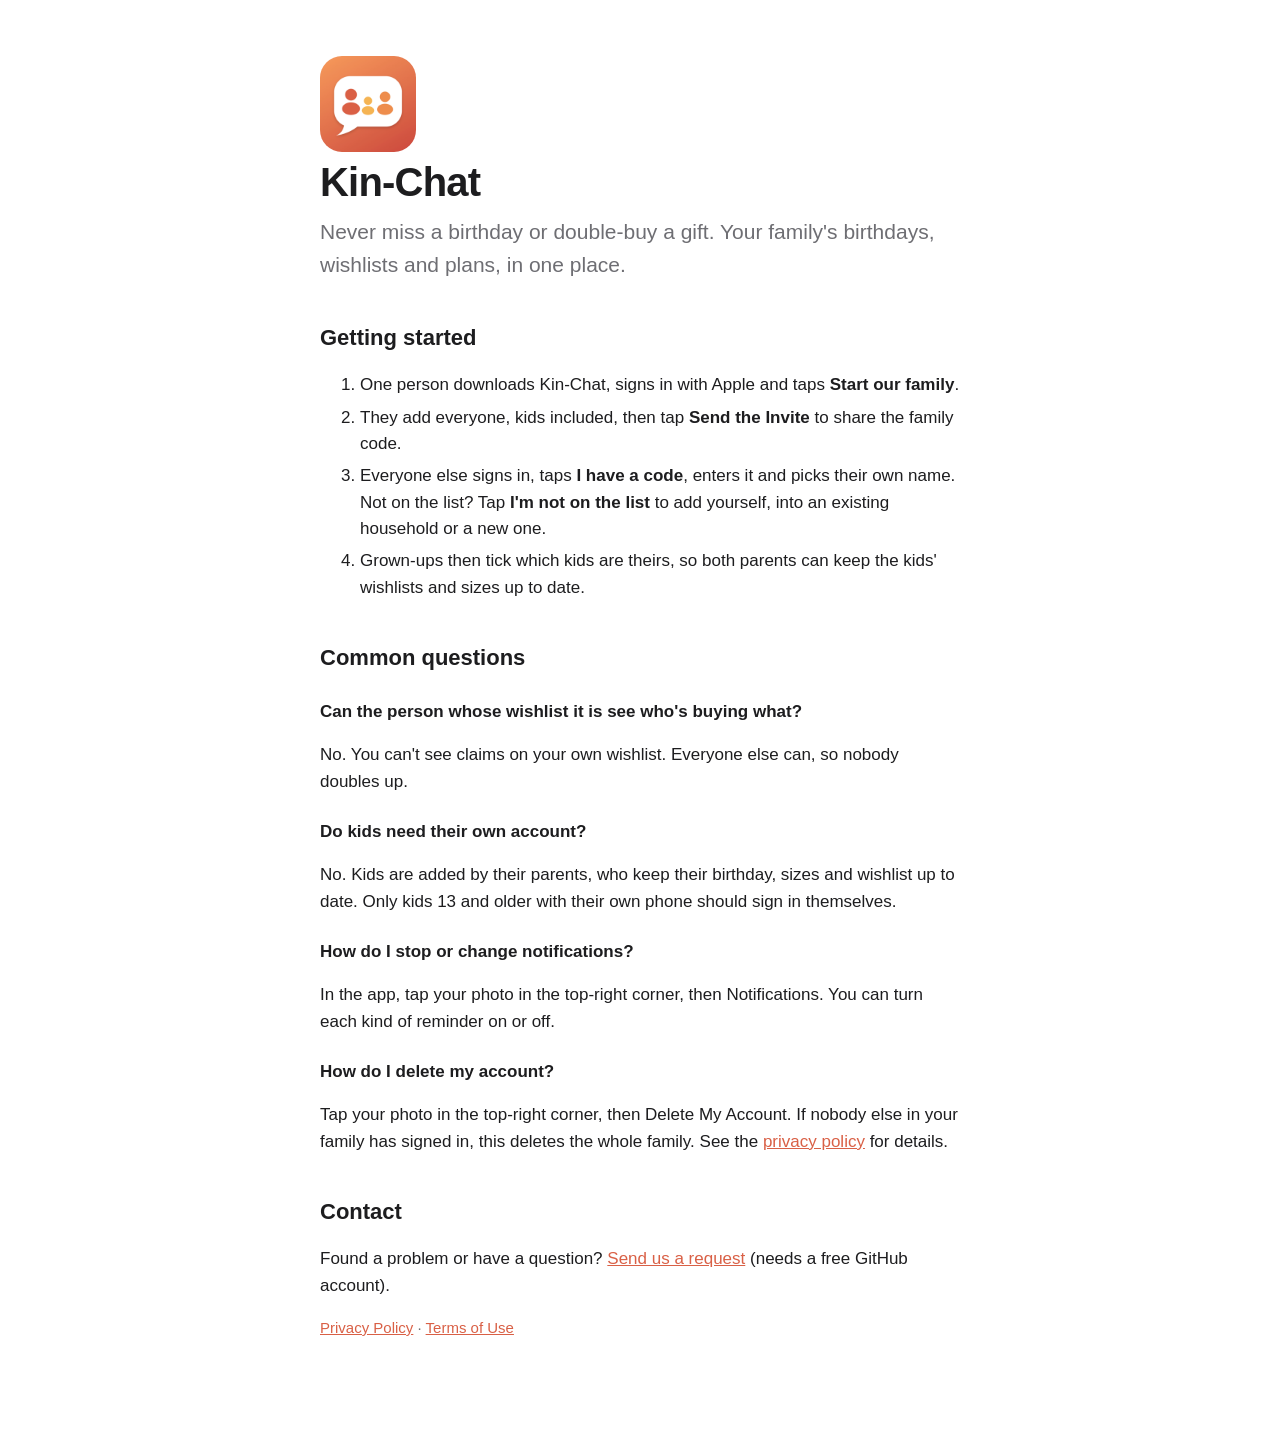
<file: index.html>
<!doctype html>
<html lang="en">
<head>
<meta charset="utf-8">
<meta name="viewport" content="width=device-width, initial-scale=1">
<title>Kin-Chat Support</title>
<link rel="stylesheet" href="style.css">
</head>
<body>
<main>
<img class="icon" src="icon.png" alt="" width="96" height="96">
<h1>Kin-Chat</h1>
<p class="lede">Never miss a birthday or double-buy a gift. Your family's birthdays, wishlists and plans, in one place.</p>

<h2>Getting started</h2>
<ol>
  <li>One person downloads Kin-Chat, signs in with Apple and taps <strong>Start our family</strong>.</li>
  <li>They add everyone, kids included, then tap <strong>Send the Invite</strong> to share the family code.</li>
  <li>Everyone else signs in, taps <strong>I have a code</strong>, enters it and picks their own name. Not on the list? Tap <strong>I'm not on the list</strong> to add yourself, into an existing household or a new one.</li>
  <li>Grown-ups then tick which kids are theirs, so both parents can keep the kids' wishlists and sizes up to date.</li>
</ol>

<h2>Common questions</h2>
<h3>Can the person whose wishlist it is see who's buying what?</h3>
<p>No. You can't see claims on your own wishlist. Everyone else can, so nobody doubles up.</p>
<h3>Do kids need their own account?</h3>
<p>No. Kids are added by their parents, who keep their birthday, sizes and wishlist up to date. Only kids 13 and older with their own phone should sign in themselves.</p>
<h3>How do I stop or change notifications?</h3>
<p>In the app, tap your photo in the top-right corner, then Notifications. You can turn each kind of reminder on or off.</p>
<h3>How do I delete my account?</h3>
<p>Tap your photo in the top-right corner, then Delete My Account. If nobody else in your family has signed in, this deletes the whole family. See the <a href="privacy.html">privacy policy</a> for details.</p>

<h2>Contact</h2>
<p>Found a problem or have a question? <a href="https://github.com/raymondborkowski/kin-chat/issues/new">Send us a request</a> (needs a free GitHub account).</p>

<p class="muted"><a href="privacy.html">Privacy Policy</a> · <a href="terms.html">Terms of Use</a></p>
</main>
</body>
</html>
</file>
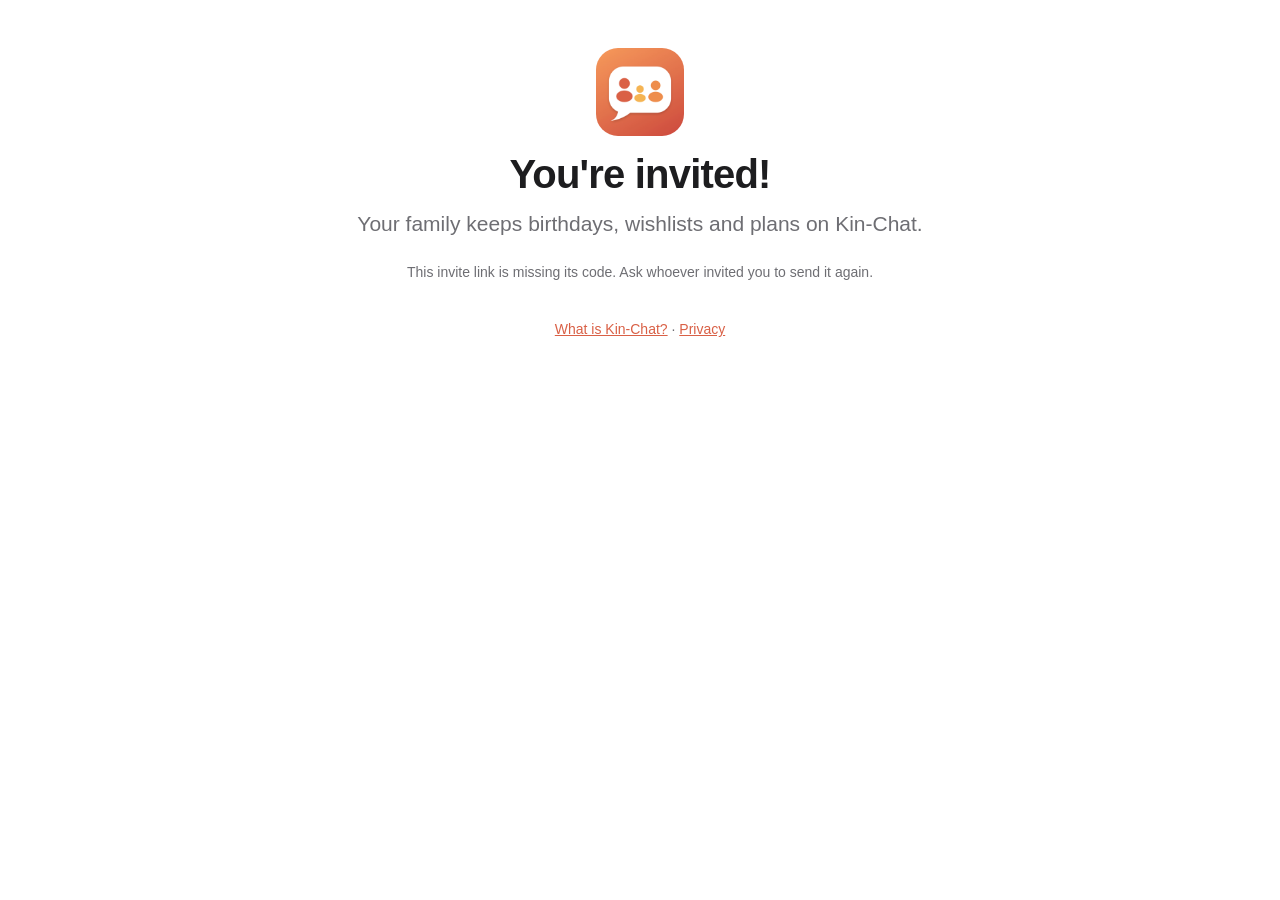
<file: join.html>
<!doctype html>
<html lang="en">
<head>
<meta charset="utf-8">
<meta name="viewport" content="width=device-width, initial-scale=1">
<title>Join your family on Kin-Chat</title>
<meta property="og:title" content="You're invited to Kin-Chat">
<meta property="og:description" content="Your family's birthdays, wishlists and plans, in one place.">
<meta property="og:image" content="https://raymondborkowski.github.io/kin-chat/icon.png">
<link rel="stylesheet" href="style.css">
<style>
  main { text-align: center; padding-top: 48px; }
  .icon { margin: 0 auto 16px; }
  .code { font: 700 34px/1 ui-monospace, SFMono-Regular, Menlo, monospace; letter-spacing: 6px; padding: 18px; border-radius: 18px;
          background: rgba(127,127,127,.12); margin: 20px 0 8px; }
  .steps { text-align: left; margin: 28px auto 0; max-width: 420px; }
  .step { display: flex; gap: 14px; align-items: flex-start; margin: 18px 0; }
  .num { flex: none; width: 30px; height: 30px; border-radius: 15px; background: var(--accent); color: #fff; font-weight: 700;
         display: flex; align-items: center; justify-content: center; }
  .button { display: block; text-align: center; text-decoration: none; font-weight: 600; font-size: 18px; padding: 15px 20px;
            border-radius: 16px; margin-top: 10px; background: var(--accent); color: #fff; }
  .button.secondary { background: rgba(127,127,127,.14); color: var(--text); }
  .small { font-size: 14px; color: var(--muted); }
</style>
</head>
<body>
<main>
<img class="icon" src="icon.png" alt="" width="88" height="88">
<h1>You're invited!</h1>
<p class="lede">Your family keeps birthdays, wishlists and plans on Kin-Chat.</p>

<div id="has-invite" hidden>
  <a class="button" id="open-invite" href="kinchat://join">Open Kin-Chat</a>
  <p class="small">This link is just for you. Sign in with Apple and you're in, no code needed.</p>

  <div class="steps">
    <p class="small" style="text-align:center">Don't have Kin-Chat yet?</p>
    <div class="step"><div class="num">1</div><div style="flex:1">
      <strong>Get Kin-Chat</strong>
      <div class="small">Free, through Apple's TestFlight app. Install TestFlight, then tap "Accept" and "Install".</div>
      <a class="button secondary" id="get-invite" href="https://testflight.apple.com/join/9fxE4G1s">Get Kin-Chat</a>
    </div></div>
    <div class="step"><div class="num">2</div><div style="flex:1">
      <strong>Tap your invite link again</strong>
      <div class="small">Go back to the message you were sent and tap the link once more. Kin-Chat opens ready for you.</div>
    </div></div>
  </div>
</div>

<div id="has-code">
  <div class="code" id="code"></div>
  <p class="small">Your family code</p>

  <div class="steps">
    <div class="step"><div class="num">1</div><div style="flex:1">
      <strong>Get Kin-Chat</strong>
      <div class="small">Free, through Apple's TestFlight app. Tapping this also copies your code.</div>
      <a class="button" id="get" href="https://testflight.apple.com/join/9fxE4G1s">Get Kin-Chat</a>
    </div></div>
    <div class="step"><div class="num">2</div><div style="flex:1">
      <strong>Come back and open it</strong>
      <div class="small">You'll sign in with Apple and tap your name. That's it.</div>
      <a class="button secondary" id="open" href="kinchat://join">Open Kin-Chat</a>
    </div></div>
  </div>
</div>

<p id="no-code" class="small" hidden>This invite link is missing its code. Ask whoever invited you to send it again.</p>
<p class="small" style="margin-top:36px"><a href="index.html">What is Kin-Chat?</a> · <a href="privacy.html">Privacy</a></p>
</main>
<script>
  const params = new URLSearchParams(location.search);
  // A personal invite: the token only ever goes to the app, never anywhere else.
  const invite = (params.get("invite") || "").replace(/[^A-Za-z0-9_-]/g, "").slice(0, 64);
  const code = (params.get("code") || "").toUpperCase().replace(/[^A-Z0-9]/g, "").slice(0, 12);
  if (invite.length >= 16) {
    document.getElementById("has-code").hidden = true;
    document.getElementById("has-invite").hidden = false;
    document.querySelector(".lede").textContent = "Someone in your family saved you a spot on Kin-Chat, for birthdays, wishlists and plans.";
    document.getElementById("open-invite").href = "kinchat://join?invite=" + invite;
    // Copied on the way to TestFlight too, so it can be pasted into the app if tapping the link again isn't handy.
    document.getElementById("get-invite").addEventListener("click", () => {
      navigator.clipboard?.writeText(location.href).catch(() => {});
    });
  } else if (code.length < 6) {
    document.getElementById("has-code").hidden = true;
    document.getElementById("no-code").hidden = false;
  } else {
    document.getElementById("code").textContent = code;
    document.getElementById("open").href = "kinchat://join?code=" + code;
    // Copy the code on the way to TestFlight, so the app can paste it after installing.
    document.getElementById("get").addEventListener("click", () => { navigator.clipboard?.writeText(code).catch(() => {}); });
  }
</script>
</body>
</html>
</file>
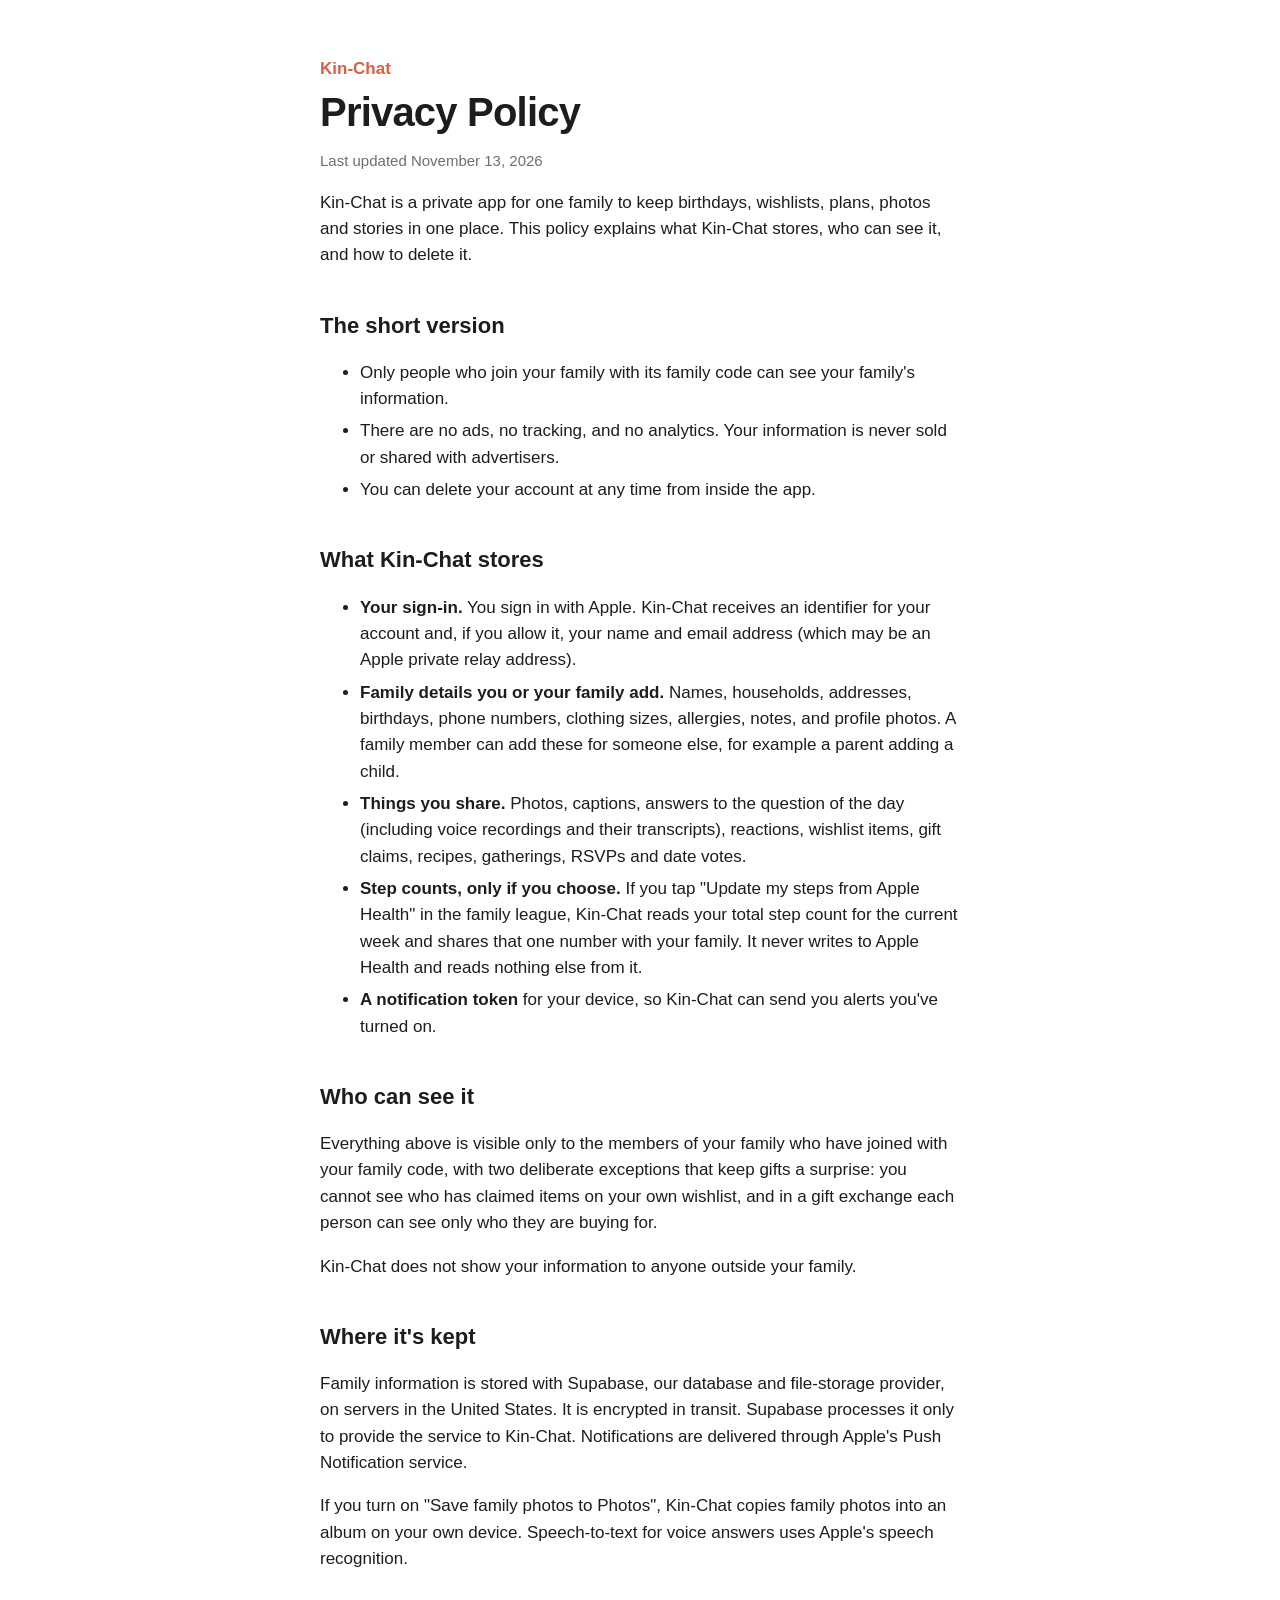
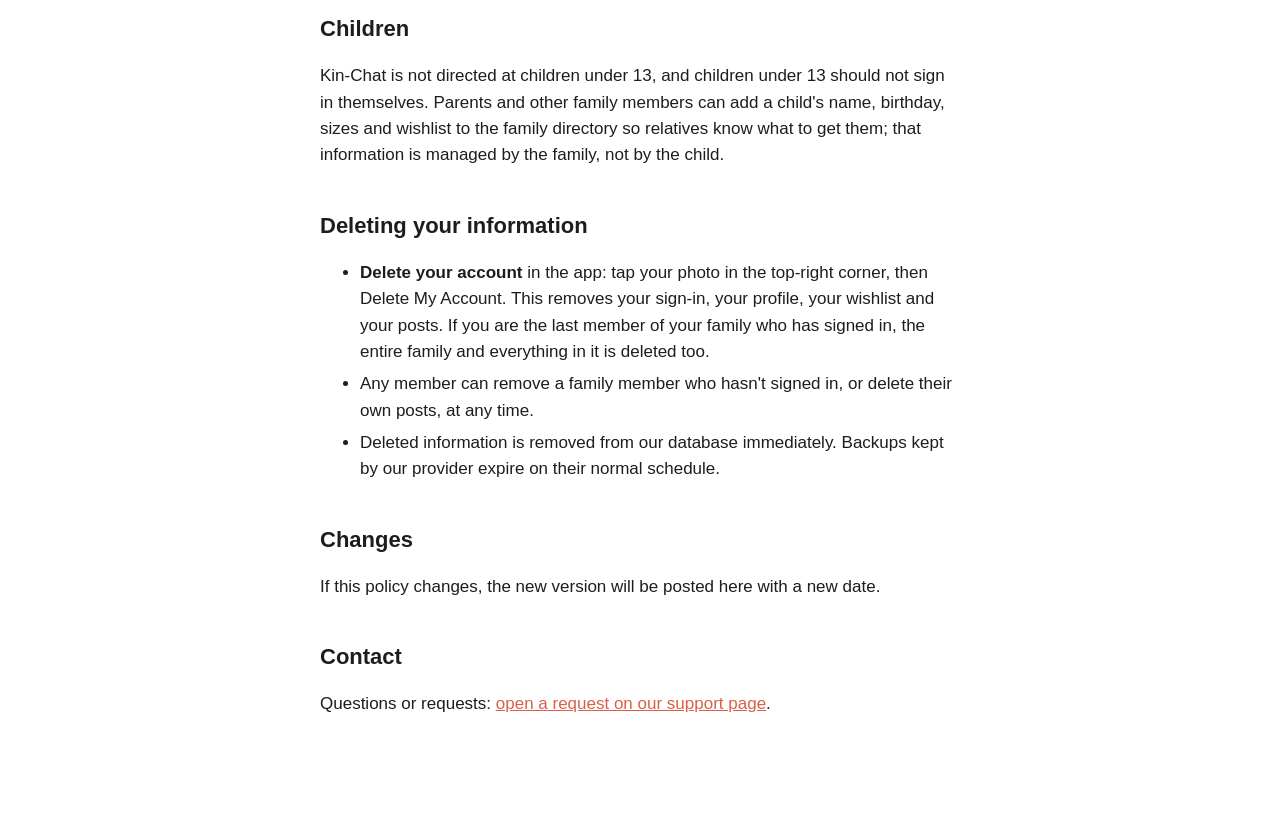
<file: privacy.html>
<!doctype html>
<html lang="en">
<head>
<meta charset="utf-8">
<meta name="viewport" content="width=device-width, initial-scale=1">
<title>Kin-Chat Privacy Policy</title>
<link rel="stylesheet" href="style.css">
</head>
<body>
<main>
<p class="eyebrow"><a href="index.html">Kin-Chat</a></p>
<h1>Privacy Policy</h1>
<p class="muted">Last updated November 13, 2026</p>

<p>Kin-Chat is a private app for one family to keep birthdays, wishlists, plans, photos and stories in one place. This policy explains what Kin-Chat stores, who can see it, and how to delete it.</p>

<h2>The short version</h2>
<ul>
  <li>Only people who join your family with its family code can see your family's information.</li>
  <li>There are no ads, no tracking, and no analytics. Your information is never sold or shared with advertisers.</li>
  <li>You can delete your account at any time from inside the app.</li>
</ul>

<h2>What Kin-Chat stores</h2>
<ul>
  <li><strong>Your sign-in.</strong> You sign in with Apple. Kin-Chat receives an identifier for your account and, if you allow it, your name and email address (which may be an Apple private relay address).</li>
  <li><strong>Family details you or your family add.</strong> Names, households, addresses, birthdays, phone numbers, clothing sizes, allergies, notes, and profile photos. A family member can add these for someone else, for example a parent adding a child.</li>
  <li><strong>Things you share.</strong> Photos, captions, answers to the question of the day (including voice recordings and their transcripts), reactions, wishlist items, gift claims, recipes, gatherings, RSVPs and date votes.</li>
  <li><strong>Step counts, only if you choose.</strong> If you tap "Update my steps from Apple Health" in the family league, Kin-Chat reads your total step count for the current week and shares that one number with your family. It never writes to Apple Health and reads nothing else from it.</li>
  <li><strong>A notification token</strong> for your device, so Kin-Chat can send you alerts you've turned on.</li>
</ul>

<h2>Who can see it</h2>
<p>Everything above is visible only to the members of your family who have joined with your family code, with two deliberate exceptions that keep gifts a surprise: you cannot see who has claimed items on your own wishlist, and in a gift exchange each person can see only who they are buying for.</p>
<p>Kin-Chat does not show your information to anyone outside your family.</p>

<h2>Where it's kept</h2>
<p>Family information is stored with Supabase, our database and file-storage provider, on servers in the United States. It is encrypted in transit. Supabase processes it only to provide the service to Kin-Chat. Notifications are delivered through Apple's Push Notification service.</p>
<p>If you turn on "Save family photos to Photos", Kin-Chat copies family photos into an album on your own device. Speech-to-text for voice answers uses Apple's speech recognition.</p>

<h2>Children</h2>
<p>Kin-Chat is not directed at children under 13, and children under 13 should not sign in themselves. Parents and other family members can add a child's name, birthday, sizes and wishlist to the family directory so relatives know what to get them; that information is managed by the family, not by the child.</p>

<h2>Deleting your information</h2>
<ul>
  <li><strong>Delete your account</strong> in the app: tap your photo in the top-right corner, then Delete My Account. This removes your sign-in, your profile, your wishlist and your posts. If you are the last member of your family who has signed in, the entire family and everything in it is deleted too.</li>
  <li>Any member can remove a family member who hasn't signed in, or delete their own posts, at any time.</li>
  <li>Deleted information is removed from our database immediately. Backups kept by our provider expire on their normal schedule.</li>
</ul>

<h2>Changes</h2>
<p>If this policy changes, the new version will be posted here with a new date.</p>

<h2>Contact</h2>
<p>Questions or requests: <a href="https://github.com/raymondborkowski/kin-chat/issues">open a request on our support page</a>.</p>
</main>
</body>
</html>
</file>
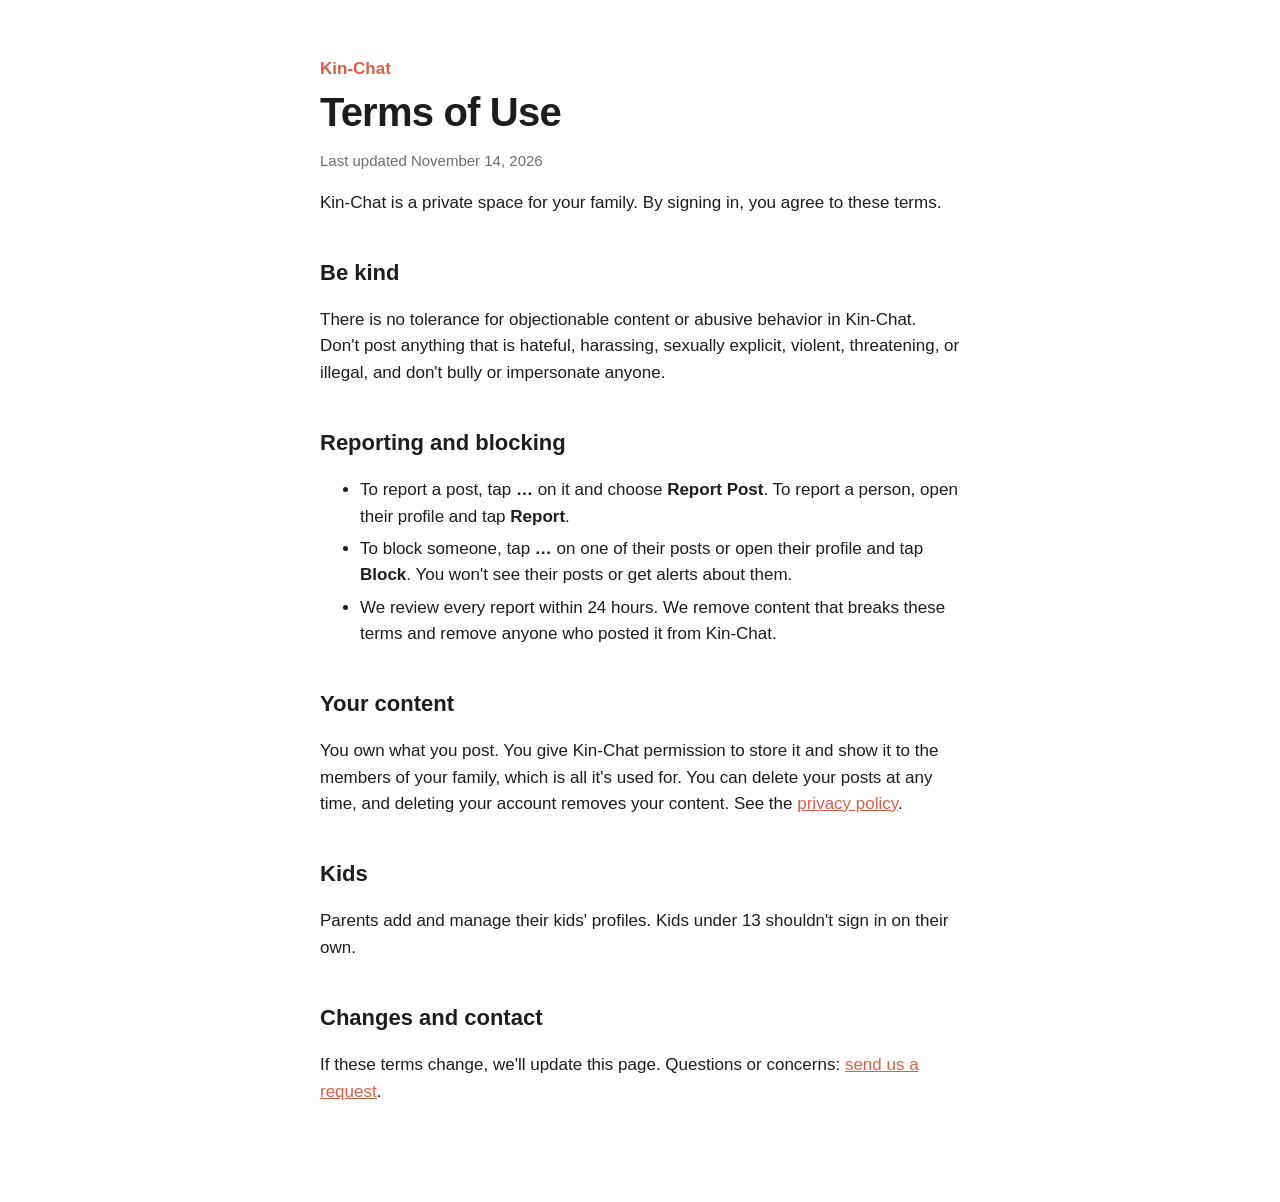
<file: terms.html>
<!doctype html>
<html lang="en">
<head>
<meta charset="utf-8">
<meta name="viewport" content="width=device-width, initial-scale=1">
<title>Kin-Chat Terms of Use</title>
<link rel="stylesheet" href="style.css">
</head>
<body>
<main>
<p class="eyebrow"><a href="index.html">Kin-Chat</a></p>
<h1>Terms of Use</h1>
<p class="muted">Last updated November 14, 2026</p>

<p>Kin-Chat is a private space for your family. By signing in, you agree to these terms.</p>

<h2>Be kind</h2>
<p>There is no tolerance for objectionable content or abusive behavior in Kin-Chat. Don't post anything that is hateful, harassing, sexually explicit, violent, threatening, or illegal, and don't bully or impersonate anyone.</p>

<h2>Reporting and blocking</h2>
<ul>
  <li>To report a post, tap <strong>…</strong> on it and choose <strong>Report Post</strong>. To report a person, open their profile and tap <strong>Report</strong>.</li>
  <li>To block someone, tap <strong>…</strong> on one of their posts or open their profile and tap <strong>Block</strong>. You won't see their posts or get alerts about them.</li>
  <li>We review every report within 24 hours. We remove content that breaks these terms and remove anyone who posted it from Kin-Chat.</li>
</ul>

<h2>Your content</h2>
<p>You own what you post. You give Kin-Chat permission to store it and show it to the members of your family, which is all it's used for. You can delete your posts at any time, and deleting your account removes your content. See the <a href="privacy.html">privacy policy</a>.</p>

<h2>Kids</h2>
<p>Parents add and manage their kids' profiles. Kids under 13 shouldn't sign in on their own.</p>

<h2>Changes and contact</h2>
<p>If these terms change, we'll update this page. Questions or concerns: <a href="https://github.com/raymondborkowski/kin-chat/issues/new">send us a request</a>.</p>
</main>
</body>
</html>
</file>
<file: style.css>
:root {
  --text: #1d1d1f;
  --muted: #6e6e73;
  --accent: #d96046;
  --bg: #ffffff;
}
@media (prefers-color-scheme: dark) {
  :root { --text: #f5f5f7; --muted: #a1a1a6; --accent: #f07a5f; --bg: #000000; }
}
* { box-sizing: border-box; }
body {
  margin: 0;
  background: var(--bg);
  color: var(--text);
  font: 17px/1.55 -apple-system, BlinkMacSystemFont, "SF Pro Text", "Helvetica Neue", Arial, sans-serif;
}
main { max-width: 680px; margin: 0 auto; padding: 56px 20px 80px; }
h1 { font-size: 40px; line-height: 1.1; margin: 8px 0 12px; letter-spacing: -0.02em; }
h2 { font-size: 22px; margin: 40px 0 8px; }
h3 { font-size: 17px; margin: 24px 0 4px; }
a { color: var(--accent); }
.muted { color: var(--muted); font-size: 15px; }
.eyebrow { margin: 0; font-weight: 600; }
.eyebrow a { text-decoration: none; }
.lede { font-size: 21px; color: var(--muted); margin-top: 0; }
.icon { border-radius: 22px; display: block; }
li { margin: 6px 0; }
</file>
